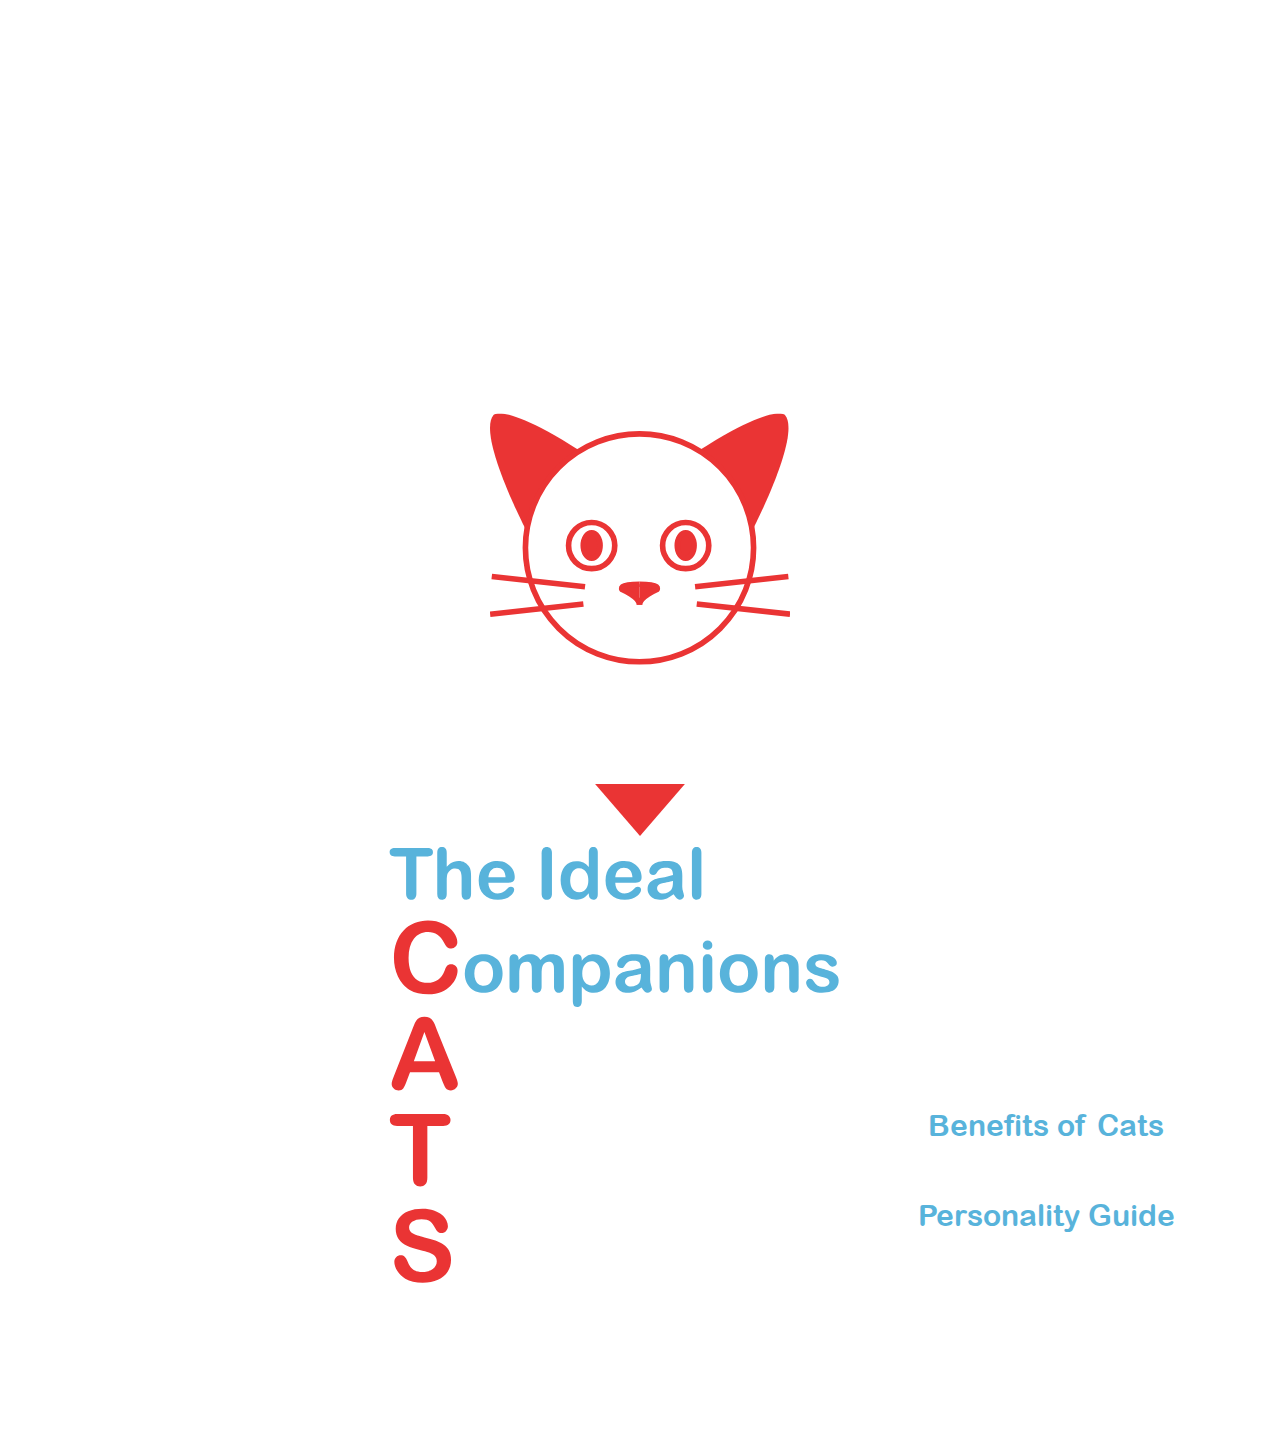
<file: index.html>
<!DOCTYPE html>
<html>
	<head>
		<meta charset="UTF-8">

		<!-- CSS Files -->
		<link rel="stylesheet" href="css/reset.css" />
		<link rel="stylesheet" href="css/style.css" />
		<link href="https://fonts.googleapis.com/css?family=Varela+Round" rel="stylesheet">
		<link href="https://fonts.googleapis.com/css?family=Noto+Sans" rel="stylesheet">

		<!-- All Javascript/jQuery Files -->
		<script type="text/javascript" src="js/jquery-3.3.1.min.js"></script>
		<script type="text/javascript" src="js/script.js"></script>
				<script type="text/javascript" src="js/script.js"></script>
		<script type="text/javascript" src="js/ScrollMagic.min.js"></script>
	
		<title>Cats: The Ideal Companions</title>
	
	</head>

	<body>

		<img id="cat_face" src="images/cat_face.svg"><!--End of cat_face-->
		<img id="red_scroll_arrow" src="images/red_scroll_arrow.svg"><!--End of red_arrow_1-->

		<div class="index_container">

				<img id="logo_text" src="images/logo_text.svg"><!--End of logo_text-->

				<a href="benefits.html"><div class="benefits"><div class="nav_text">Benefits of Cats</div></div></a>
				<a href="personality_guide.html"><div class="personality_guide"><div class="nav_text">Personality Guide</div></div></a>
			</div>
		</body>
	</html>
</file>
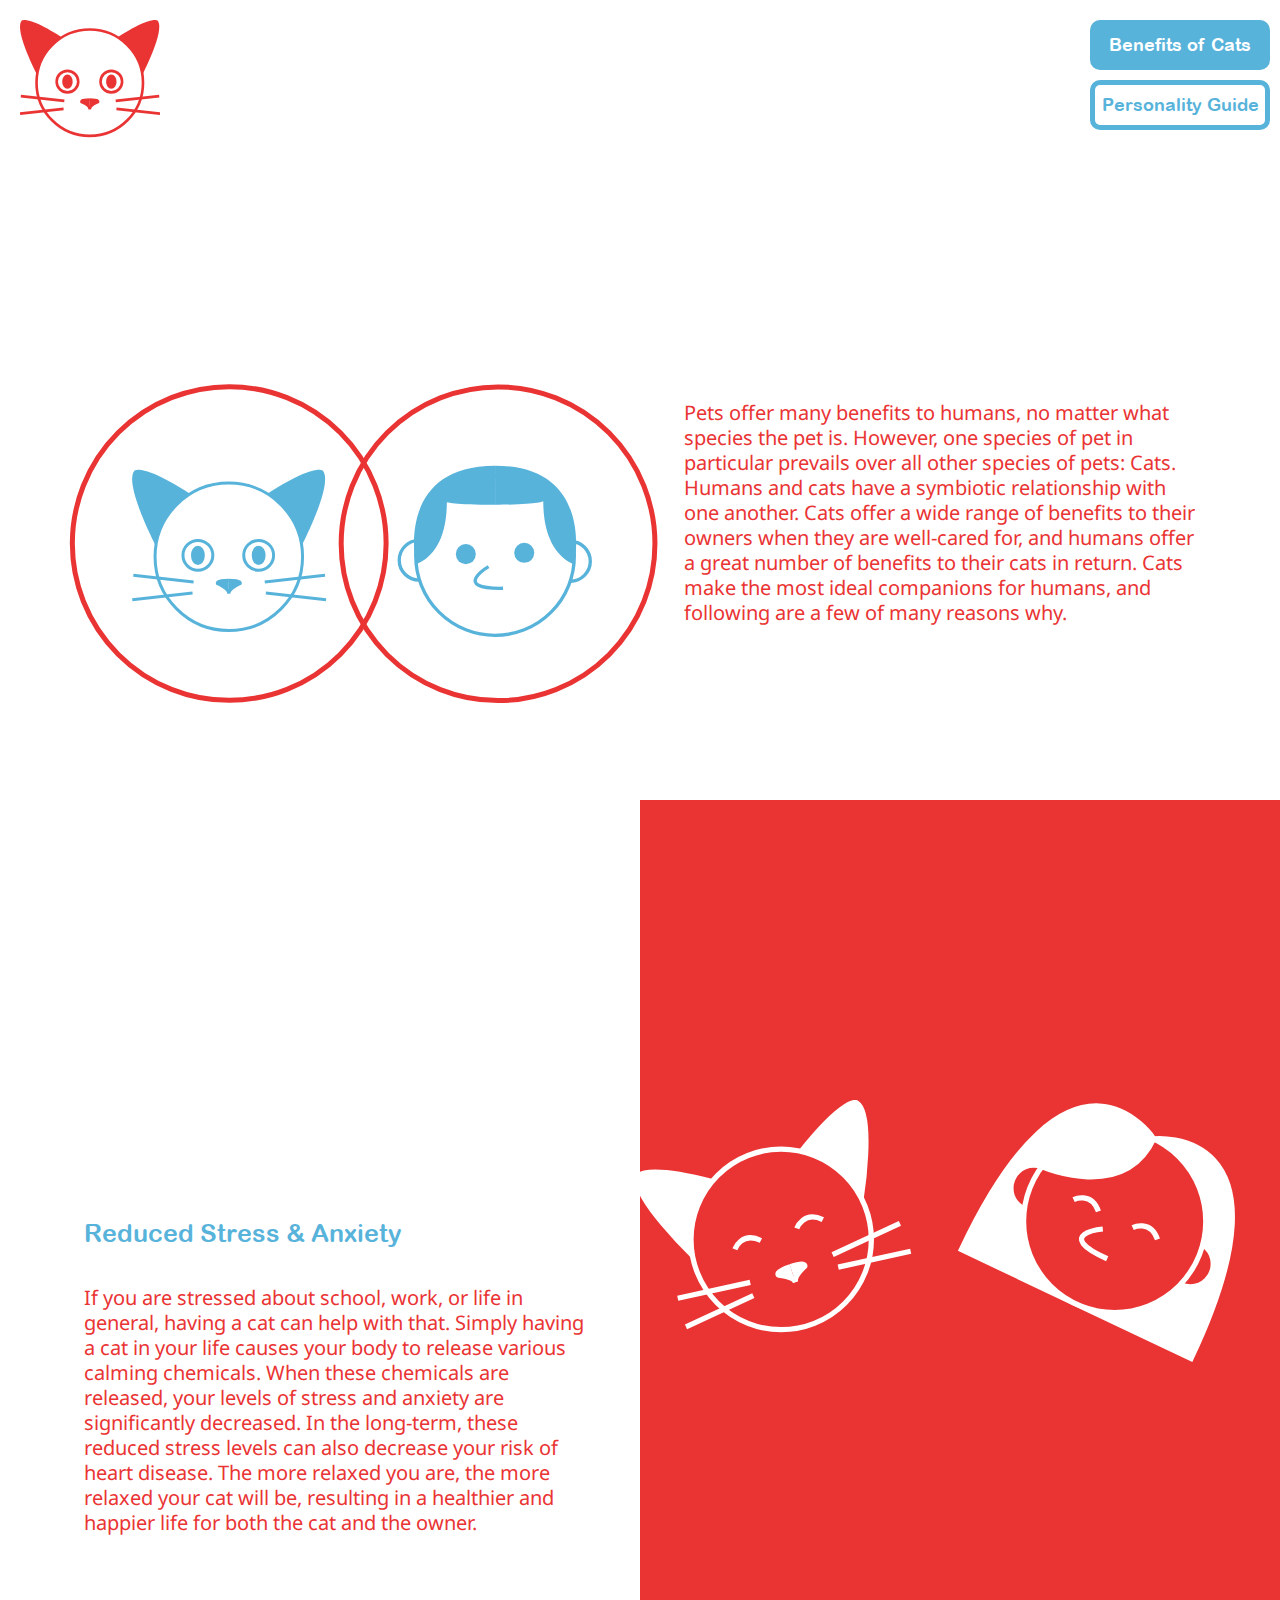
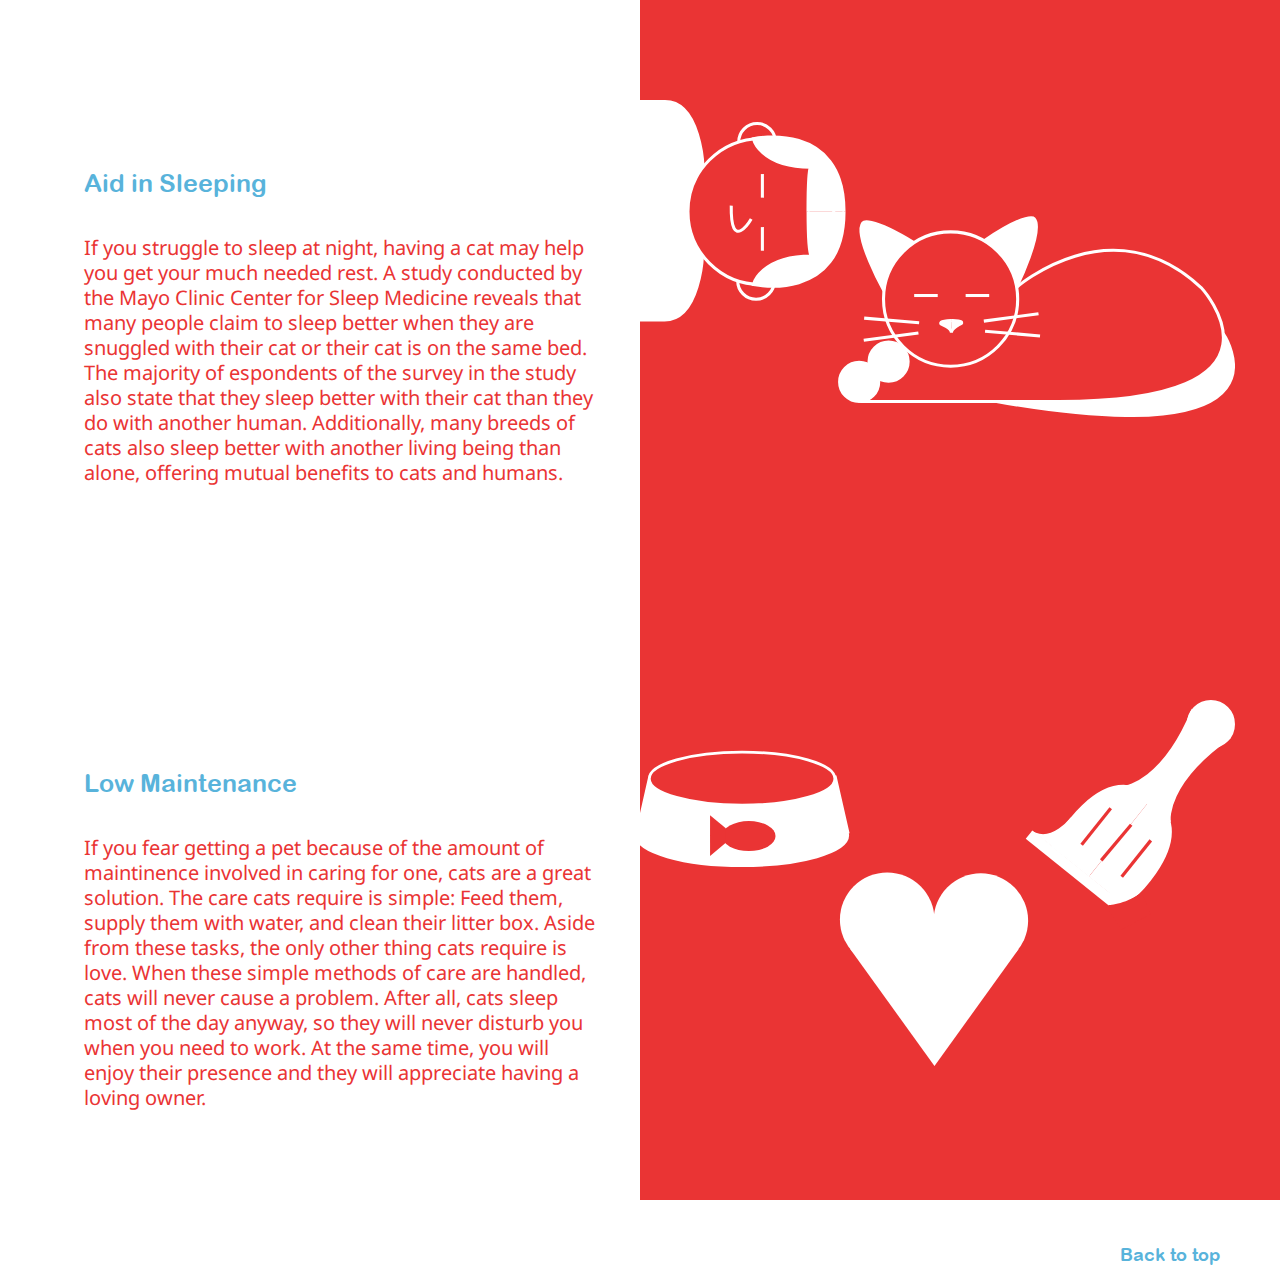
<file: benefits.html>
<!DOCTYPE html>
<html>
	<head>
		<meta charset="UTF-8">

		<!-- CSS Files -->
		<link rel="stylesheet" href="css/reset.css" />
		<link rel="stylesheet" href="css/style.css" />
		<link href="https://fonts.googleapis.com/css?family=Varela+Round" rel="stylesheet">
		<link href="https://fonts.googleapis.com/css?family=Noto+Sans" rel="stylesheet">

		<!-- All Javascript/jQuery Files -->
		<script type="text/javascript" src="js/jquery-3.3.1.min.js"></script>
		<script type="text/javascript" src="js/script.js"></script>
				<script type="text/javascript" src="js/script.js"></script>
		<script type="text/javascript" src="js/ScrollMagic.min.js"></script>
	
		<title>Benefits – Cats: The Ideal Companions</title>
	
	</head>

	<body>
		<a id="top"></a>

		<div class="logo_header">

			<a href="index.html"><img id="full_logo" src="images/cat_face.svg"></a>

			<a href="benefits.html"><div class="live_benefits2"><div class="live_nav_text2">Benefits of Cats</div></div></a>

			<a href="personality_guide.html"><div class="personality_guide2"><div class="nav_text2">Personality Guide</div></div></a>

		</div><!--End of logo_header-->

		<div class="container">

				<div class="benefits_header">
					<img id="venndiagram" src="images/venndiagram.svg"><!--End of venndiagram-->

					<div id="benefits_description">Pets offer many benefits to humans, no matter what species the pet is. However, one species of pet in particular prevails over all other species of pets: Cats. Humans and cats have a symbiotic relationship with one another. Cats offer a wide range of benefits to their owners when they are well-cared for, and humans offer a great number of benefits to their cats in return. Cats make the most ideal companions for humans, and following are a few of many reasons why.</div><!--End of benefits_description-->
				</div><!--End of benefits_header-->

				<div class="reducedstress_header">
					<div class="benefit_title">Reduced Stress & Anxiety</div><!--End of benefit_title-->
					<div class="benefit_description">
						If you are stressed about school, work, or life in general, having a cat can help with that. Simply having a cat in your life causes your body to release various calming chemicals. When these chemicals are released, your levels of stress and anxiety are significantly decreased. In the long-term, these reduced stress levels can also decrease your risk of heart disease. The more relaxed you are, the more relaxed your cat will be, resulting in a healthier and happier life for both the cat and the owner.
					</div><!--End of reducedstress_description-->
				</div><!--End of reducedstress_header-->
				<div class="sleeping_header">
					<div class="benefit_title">Aid in Sleeping</div>
					<div class="benefit_description">If you struggle to sleep at night, having a cat may help you get your much needed rest. A study conducted by the Mayo Clinic Center for Sleep Medicine reveals that many people claim to sleep better when they are snuggled with their cat or their cat is on the same bed. The majority of espondents of the survey in the study also state that they sleep better with their cat than they do with another human. Additionally, many breeds of cats also sleep better with another living being than alone, offering mutual benefits to cats and humans.
					</div>
				</div><!--End of sleeping_header-->
				<div class="lowcare_header">
					<div class="benefit_title">Low Maintenance</div>
					<div class="benefit_description">If you fear getting a pet because of the amount of maintinence involved in caring for one, cats are a great solution. The care cats require is simple: Feed them, supply them with water, and clean their litter box. Aside from these tasks, the only other thing cats require is love. When these simple methods of care are handled, cats will never cause a problem. After all, cats sleep most of the day anyway, so they will never disturb you when you need to work. At the same time, you will enjoy their presence and they will appreciate having a loving owner.
					</div>
					<a href="#top">
						<div class="backtotop">
							<div class="nav_text2">Back to top</div>
						</div>
					</a>
				</div><!--End of lowcare_header-->


		</div><!--End of container-->

		<div class="redimagebox">
			<img id="reducedstress_image" src="images/reducedstress_image.svg">
			<img id="sleeping_image" src="images/sleeping_image.svg">
			<img id="lowcare_image" src="images/lowcare_image.svg">
		</div>


	</body>

</html>
</file>
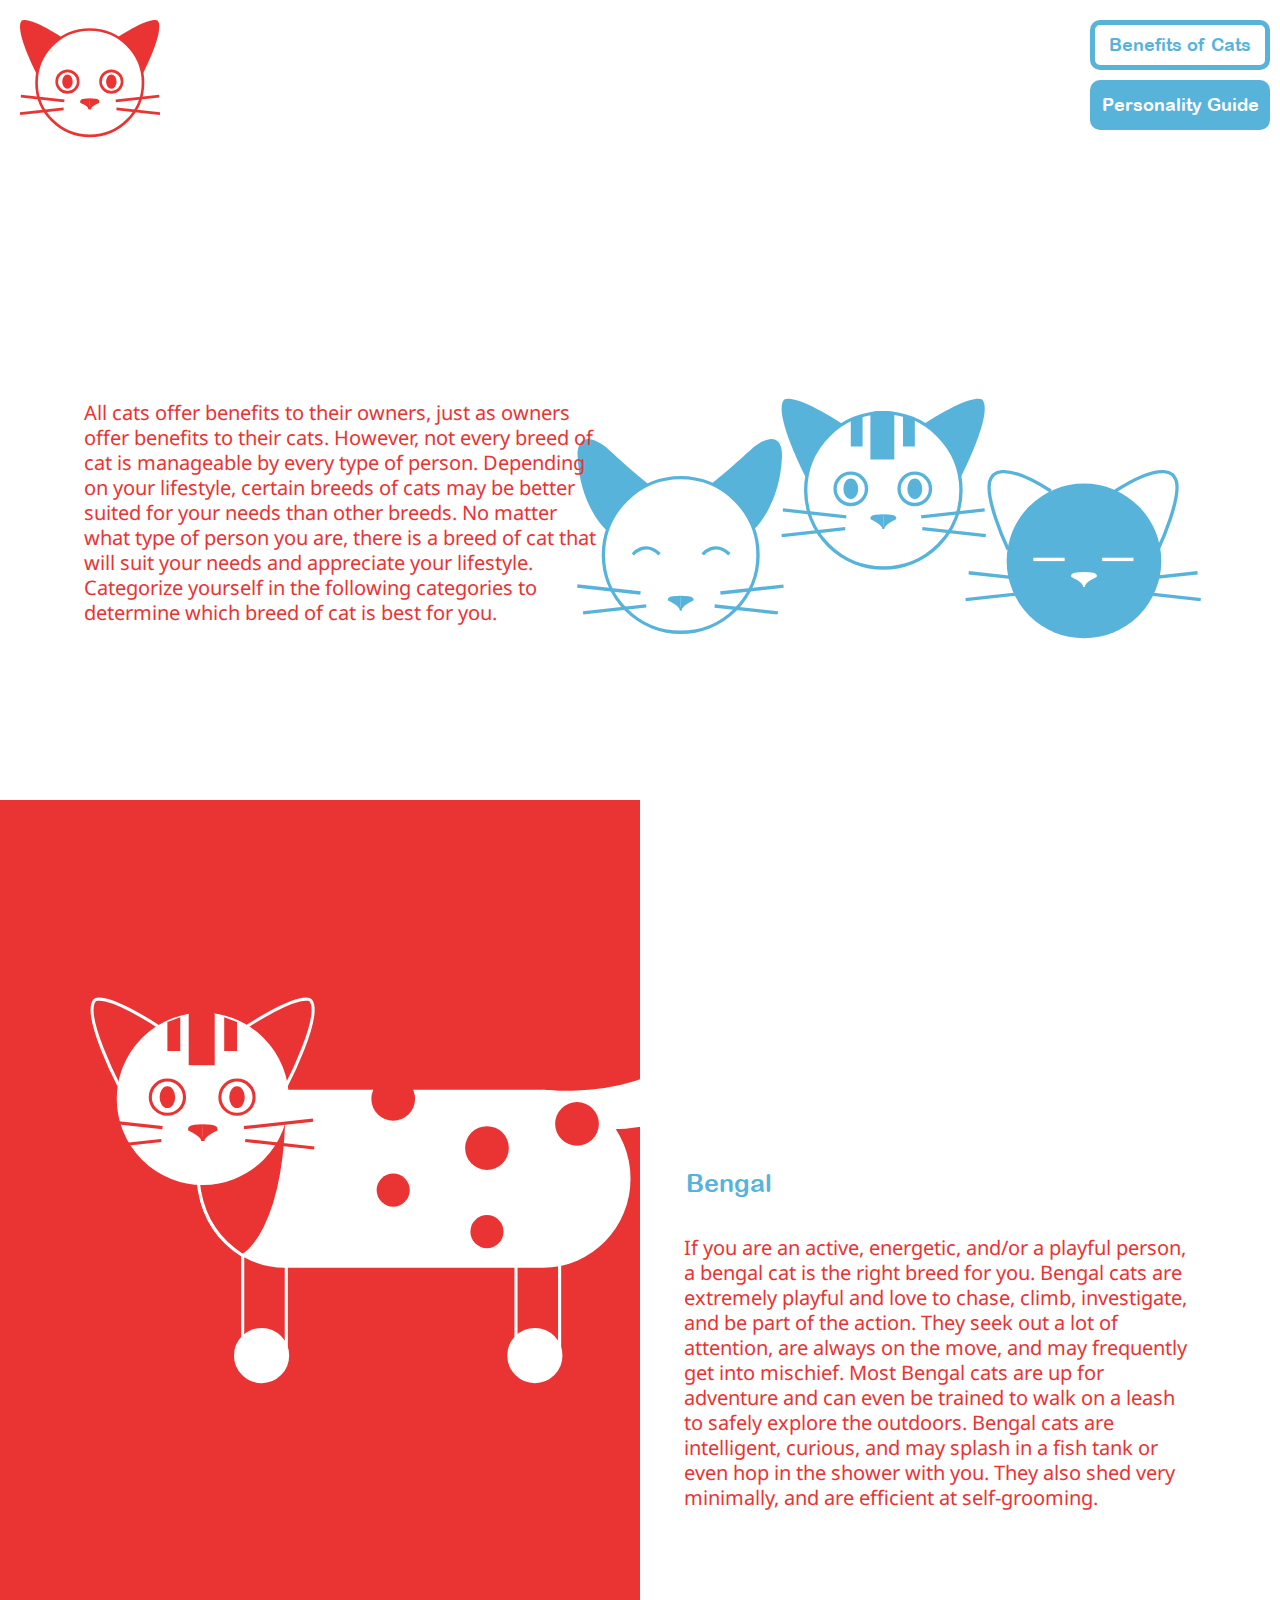
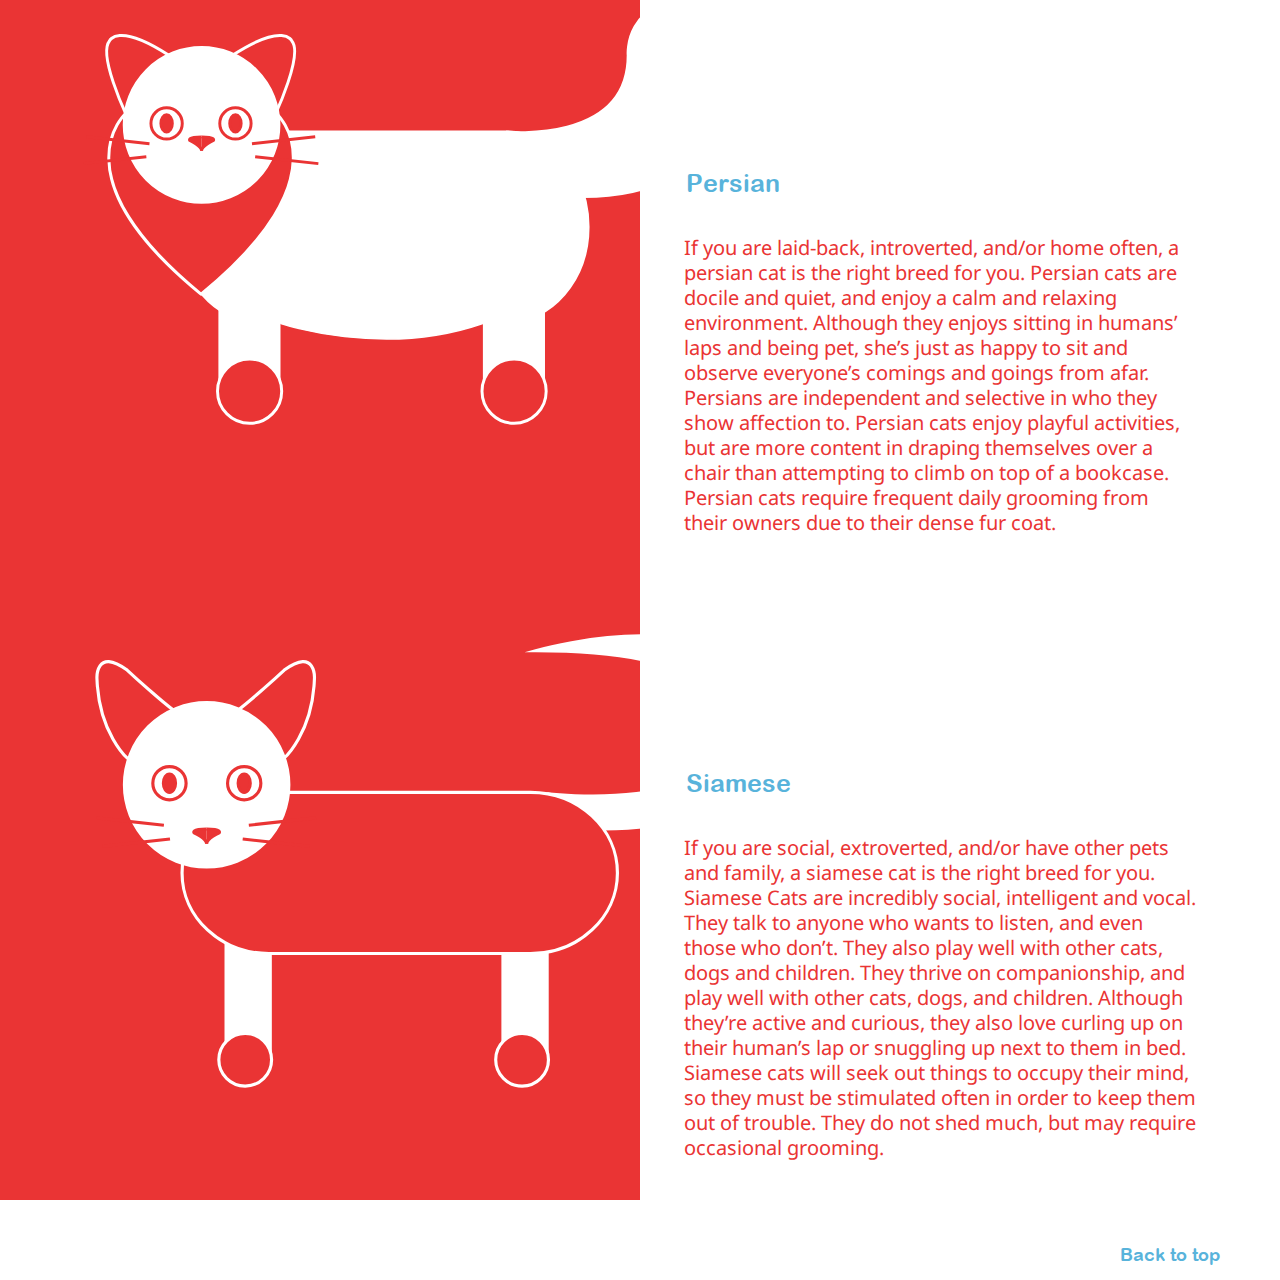
<file: personality_guide.html>
<!DOCTYPE html>
<html>
	<head>
		<meta charset="UTF-8">

		<!-- CSS Files -->
		<link rel="stylesheet" href="css/reset.css" />
		<link rel="stylesheet" href="css/style.css" />
		<link href="https://fonts.googleapis.com/css?family=Varela+Round" rel="stylesheet">
		<link href="https://fonts.googleapis.com/css?family=Noto+Sans" rel="stylesheet">

		<!-- All Javascript/jQuery Files -->
		<script type="text/javascript" src="js/jquery-3.3.1.min.js"></script>
		<script type="text/javascript" src="js/script.js"></script>
				<script type="text/javascript" src="js/script.js"></script>
		<script type="text/javascript" src="js/ScrollMagic.min.js"></script>
	
		<title>Personality Guide - Cats: The Ideal Companions</title>
	
	</head>

	<body>
		<a id="top"></a>
		<div class="logo_header">

			<a href="index.html"><img id="full_logo" src="images/cat_face.svg"></a>

			<a href="benefits.html"><div class="benefits2"><div class="nav_text2">Benefits of Cats</div></div></a>

			<a href="personality_guide.html"><div class="live_personality_guide2"><div class="live_nav_text2">Personality Guide</div></div></a>

		</div><!--End of logo_header-->

		<div class="redimagebox2">
			<img id="bengal_image" src="images/bengal.svg">
			<img id="persian_image" src="images/persian.svg">
			<img id="siamese_image" src="images/siamese.svg">
		</div>

		<div class="container">

				<a href="benefits.html"><div class="benefits2"><div class="nav_text">Benefits of Cats</div></div></a>
				<a href="personality_guide.html"><div class="personality_guide2"><div class="nav_text">Personality Guide</div></div></a>

				<div class="benefits_header">
					<img id="catfaces" src="images/catfaces.svg"><!--End of catfaces-->

					<div id="breed_description">All cats offer benefits to their owners, just as owners offer benefits to their cats. However, not every breed of cat is manageable by every type of person. Depending on your lifestyle, certain breeds of cats may be better suited for your needs than other breeds. No matter what type of person you are, there is a breed of cat that will suit your needs and appreciate your lifestyle. Categorize yourself in the following categories to determine which breed of cat is best for you.</div><!--End of breed_description-->
				</div><!--End of benefits_header-->

				<div class="bengal_header">
						<div class="breed_title">Bengal</div><!--End of breed_title-->
						<div class="breeds_description">
						If you are an active, energetic, and/or a playful person, a bengal cat is the right breed for you. Bengal cats are extremely playful and love to chase, climb, investigate, and be part of the action. They seek out a lot of attention, are always on the move, and may frequently get into mischief. Most Bengal cats are up for adventure and can even be trained to walk on a leash to safely explore the outdoors. Bengal cats are intelligent, curious, and may splash in a fish tank or even hop in the shower with you. They also shed very minimally, and are efficient at self-grooming.
						</div><!--End of breed_description-->
				</div><!--End of bengal_header-->
				<div class="persian_header">
						<div class="breed_title">Persian</div>
						<div class="breeds_description">If you are laid-back, introverted, and/or home often, a persian cat is the right breed for you. Persian cats are docile and quiet, and enjoy a calm and relaxing environment. Although they enjoys sitting in humans’ laps and being pet, she’s just as happy to sit and observe everyone’s comings and goings from afar. Persians are independent and selective in who they show affection to. Persian cats enjoy playful activities, but are more content in draping themselves over a chair than attempting to climb on top of a bookcase. Persian cats require frequent daily grooming from their owners due to their dense fur coat. 
						</div>
				</div><!--End of persian_header-->
				<div class="siamese_header">
						<div class="breed_title">Siamese</div>
						<div class="breeds_description">If you are social, extroverted, and/or have other pets and family, a siamese cat is the right breed for you. Siamese Cats are incredibly social, intelligent and vocal. They talk to anyone who wants to listen, and even those who don’t. They also play well with other cats, dogs and children. They thrive on companionship, and play well with other cats, dogs, and children. Although they’re active and curious, they also love curling up on their human’s lap or snuggling up next to them in bed. Siamese cats will seek out things to occupy their mind, so they must be stimulated often in order to keep them out of trouble. They do not shed much, but may require occasional grooming.
						</div>
						<a href="#top">
							<div class="backtotop">
								<div class="nav_text2">Back to top</div>
							</div>
						</a>
				</div><!--End of siamese_header-->


		</div><!--End of container-->
			
	</body>

</html>
</file>
<file: css/style.css>
body{
	height: 1000px;
	width: 100%;
	margin: 0;
}
@font-face{
	font-family: 'ArialRoundedMTBold';
	src: url(../fonts/ArialRoundedMTBold.ttf);
}
.index_container{
	position: absolute;
	top: 50%;
	left: 50%;
	transform: translate(-50%, -50%);
	background-color: white;
	width: 100%;
	height: 1970px;
}
.container{
	position: absolute;
	top: 50%;
	left: 50%;
	transform: translate(-50%, -50%);
	background-color: transparent;
	width: 100%;
	height: 3000px;
	z-index: 99;
}
#cat_face{
	width: 300px;
	position: fixed;
	left: 50%;
	top: 60%;
	transform: translate(-50%, -50%);
	z-index: 99;
}
#red_scroll_arrow{
	width: 90px;
	position: fixed;
	left: 50%;
	top: 90%;
	transform: translate(-50%, -50%);
	z-index: 100;
}
#logo_text{
	position: absolute;
	width: 450px;
	left: 48%;
	top: 1600px;
	transform: translate(-50%, -50%);
}
.benefits{
	position: absolute;
	background-color: transparent;
	color: #58b3db;
	width: 300px;
	height: 80px;
	color: white;
	top: 1620px;
	left: 70%;
	text-align: center;
	font-size: 30px;
}
.benefits:hover .nav_text{
	color: white;
}
.benefits:hover{
	background-color: #58b3db;
	border-radius: 20px;
}
.personality_guide{
	position: absolute;
	background-color: transparent;
	color: #58b3db;
	width: 300px;
	height: 80px;
	top: 1710px;
	left: 70%;
	text-align: center;
	font-size: 30px;
}
.personality_guide:hover .nav_text{
	color: white;
}
.personality_guide:hover{
	background-color: #58b3db;
	border-radius: 20px;
}
.nav_text{
	position: absolute;
	color: #58b3db;
	top: 50%;
	left: 50%;
	transform: translate(-50%, -50%);
	white-space: nowrap;
	font-family: 'ArialRoundedMTBold';
}
.benefits_header{
	position: absolute;
	width: 100%;
	height: 400px;
	top: 1600px;
	left: 50%;
	transform: translate(-50%, -50%);
	color: #ea3434;
	box-sizing: border-box;
	background-color: white;
	padding: 30px;
}
#benefits_description{
	position: absolute;
	width: 40%;
	right: 5%;
	font-size: 20px;
	line-height: 25px;
	margin: 20px;
	text-overflow: hidden;
	font-family: 'Noto Sans', sans-serif;
	z-index: 102;
}
#venndiagram{
	position: absolute;
	width: 600px;
	left: 5%;
	z-index: 101;
}
.redimagebox{
	position: absolute;
	width: 50%;
	height: 2000px;
	top: 800px;
	transform: translate(100%);
	background-color: #ea3434;
	z-index: 1;
}
.reducedstress_header{
	position: absolute;
	width: 100%;
	height: 400px;
	top: 2450px;
	left: 50%;
	transform: translate(-50%, -50%);
	color: #ea3434;
	box-sizing: border-box;
	background-color: none;
	z-index: 105;
}
.benefit_description{
	position: absolute;
	width: 40%;
	left: 5%;
	font-size: 20px;
	line-height: 25px;
	margin: 20px;
	font-family: 'Noto Sans', sans-serif;
	z-index: 102;
}
.benefit_title{
	position: relative;
	color: #58b3db;
	left: 5%;
	white-space: nowrap;
	font-family: 'ArialRoundedMTBold';
	font-size: 25px;
	z-index: 103;
	margin: 20px;
}
#lowcare_image{
	position: absolute;
	top: 1500px;
	width: 600px;
	right: 7%;
	z-index: 110;
}
.sleeping_header{
	position: absolute;
	width: 100%;
	height: 400px;
	top: 3000px;
	left: 50%;
	transform: translate(-50%, -50%);
	color: #ea3434;
	box-sizing: border-box;
	background-color: none;
	z-index: 105;
}
#sleeping_image{
	position: absolute;
	top: 900px;
	width: 700px;
	right: 7%;
	z-index: 110;
}
.lowcare_header{
	position: absolute;
	width: 100%;
	height: 400px;
	top: 3600px;
	left: 50%;
	transform: translate(-50%, -50%);
	color: #ea3434;
	box-sizing: border-box;
	background-color: none;
	z-index: 106;
}
#reducedstress_image{
	position: absolute;
	top: 300px;
	width: 600px;
	right: 7%;
	z-index: 110;
}
.personality_header{
	position: absolute;
	width: 100%;
	height: 400px;
	top: 1600px;
	left: 50%;
	transform: translate(-50%, -50%);
	color: #ea3434;
	box-sizing: border-box;
	background-color: white;
	padding: 30px;
}
#breed_description{
	position: absolute;
	width: 40%;
	left: 5%;
	font-size: 20px;
	line-height: 25px;
	margin: 20px;
	text-overflow: hidden;
	font-family: 'Noto Sans', sans-serif;
	z-index: 102;
}
.breeds_description{
	position: absolute;
	width: 40%;
	right: 5%;
	font-size: 20px;
	line-height: 25px;
	margin: 20px;
	font-family: 'Noto Sans', sans-serif;
	z-index: 102;
}
.breed_title{
	position: relative;
	color: #58b3db;
	left: 52%;
	white-space: nowrap;
	font-family: 'ArialRoundedMTBold';
	font-size: 25px;
	z-index: 103;
	margin: 20px;
	z-index: 115;
}
.redimagebox2{
	position: absolute;
	width: 50%;
	height: 2000px;
	top: 800px;
	transform: translate(0%);
	background-color: #ea3434;
	z-index: 1;
}
.bengal_header{
	position: absolute;
	width: 100%;
	height: 400px;
	top: 2400px;
	left: 50%;
	transform: translate(-50%, -50%);
	color: #ea3434;
	box-sizing: border-box;
	background-color: none;
	z-index: 100;
}
.persian_header{
	position: absolute;
	width: 100%;
	height: 400px;
	top: 3000px;
	left: 50%;
	transform: translate(-50%, -50%);
	color: #ea3434;
	box-sizing: border-box;
	background-color: none;
	z-index: 100;
}
.siamese_header{
	position: absolute;
	width: 100%;
	height: 400px;
	top: 3600px;
	left: 50%;
	transform: translate(-50%, -50%);
	color: #ea3434;
	box-sizing: border-box;
	background-color: none;
	z-index: 100;
}
#catfaces{
	position: absolute;
	width: 650px;
	right: 5%;
	z-index: 101;
}
#bengal_image{
	position: absolute;
	top: 150px;
	width: 700px;
	left: 12%;
	z-index: 2;
}
#persian_image{
	position: absolute;
	top: 780px;
	width: 700px;
	left: 12%;
	z-index: 2;
}
#siamese_image{
	position: absolute;
	top: 1420px;
	width: 700px;
	left: 12%;
	z-index: 2;
}
.logo_header{
	position: absolute;
	left: 10px;
	top: 10px;
	width: 100%;
	height: 600px;
	z-index: 200;
}
#full_logo{
	position: absolute;
	width: 140px;
	top: 10px;
	left: 10px;
}
.personality_guide2{
	position: absolute;
	background-color: white;
	border-radius: 10px;
	border-width: 10px;
	border-color: #58b3db;
	color: #58b3db;
	width: 180px;
	height: 50px;
	top: 70px;
	right: 20px;
	text-align: center;
	border: 5px;
	border-radius: 10px;
	border-style: solid;
	border-color: #58b3db;
	box-sizing: border-box;
}
.live_personality_guide2{
	position: absolute;
	background-color: #58b3db;
	border-radius: 10px;
	width: 180px;
	height: 50px;
	top: 70px;
	right: 20px;
	text-align: center;
	border-radius: 10px;
	border-style: solid;
	box-sizing: border-box;
}
.personality_guide2:active{
	background-color: #58b3db;
}
.personality_guide2:active .nav_text2{
	color: white;
}
.benefits2{
	position: absolute;
	background-color: white;
	border-radius: 10px;
	border-width: 10px;
	border-color: #58b3db;
	width: 180px;
	height: 50px;
	top: 10px;
	right: 20px;
	text-align: center;
	border: 5px;
	border-radius: 10px;
	border-style: solid;
	border-color: #58b3db;
	box-sizing: border-box;
}
.live_benefits2{
	position: absolute;
	background-color: #58b3db;
	border-radius: 10px;
	width: 180px;
	height: 50px;
	top: 10px;
	right: 20px;
	text-align: center;
	border-radius: 10px;
	border-style: solid;
	box-sizing: border-box;
}
.benefits2:active{
	background-color: #58b3db;
}
.benefits2:active .nav_text2{
	color: white;
}
.nav_text2{
	position: absolute;
	color: #58b3db;
	top: 50%;
	left: 50%;
	transform: translate(-50%, -50%);
	white-space: nowrap;
	font-family: 'ArialRoundedMTBold';
	font-size: 18px;
}
.live_nav_text2{
	position: absolute;
	color: white;
	top: 50%;
	left: 50%;
	transform: translate(-50%, -50%);
	white-space: nowrap;
	font-family: 'ArialRoundedMTBold';
	font-size: 18px;
}
.backtotop{
	position: absolute;
	top: 480px;
	height: 50px;
	width: 180px;
	right: 20px;
	background-color: white;
	text-align: center;
	border-radius: 10px;
	box-sizing: border-box;
}
</file>
